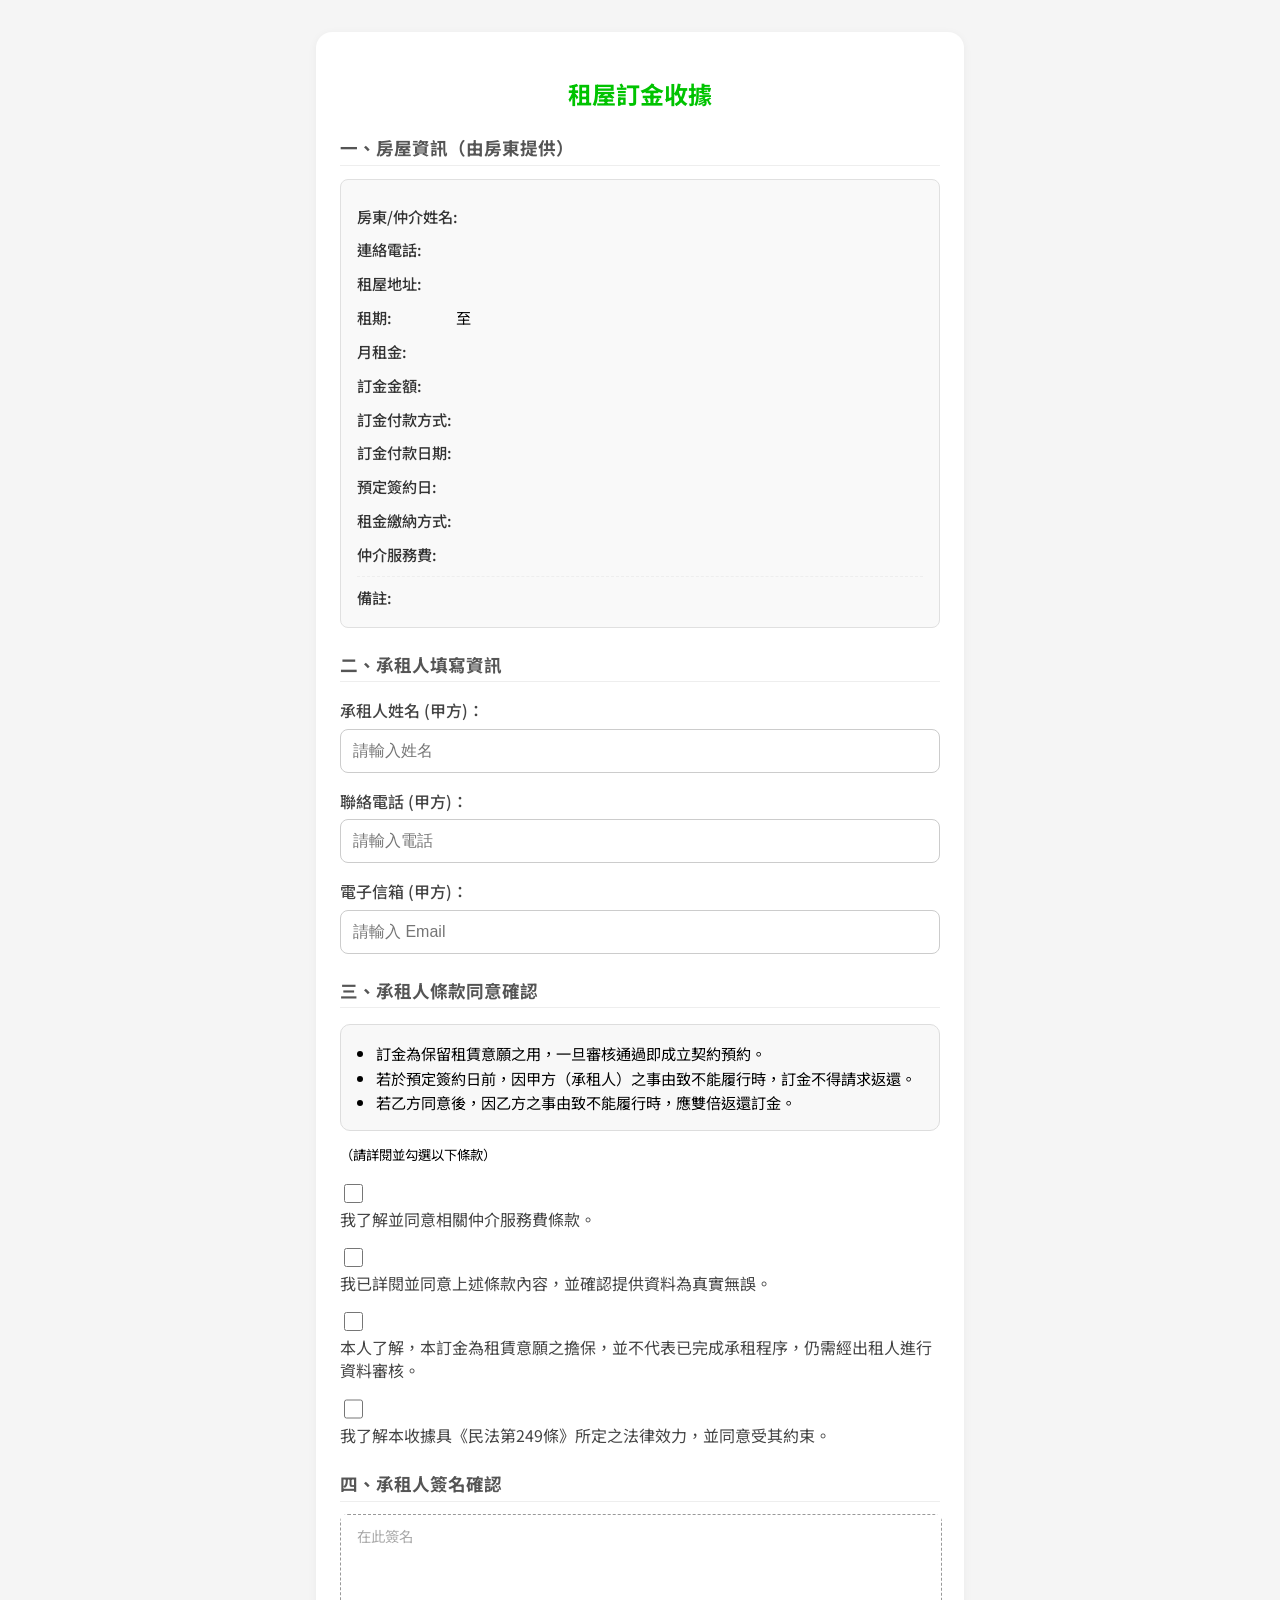
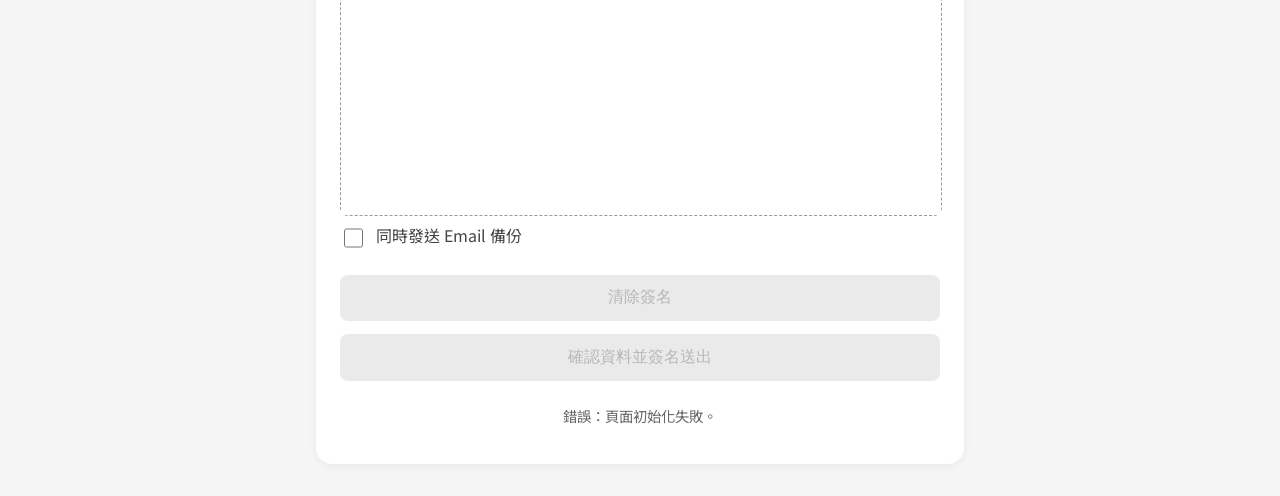
<file: index.html>
<!DOCTYPE html>
<html lang="zh-Hant">
<head>
    <meta charset="UTF-8">
    <meta name="viewport" content="width=device-width, initial-scale=1.0">
    <title>租屋訂金收據（簽署版 - 業主版面v2）</title>

    <link rel="preconnect" href="https://fonts.googleapis.com">
    <link rel="preconnect" href="https://fonts.gstatic.com" crossorigin>
    <link href="https://fonts.googleapis.com/css2?family=Noto+Sans+TC:wght@400;500;700&display=swap" rel="stylesheet">

    <link rel="stylesheet" href="style.css">
</head>
<body>
    <div class="container">
        <h2>租屋訂金收據</h2>

        <div class="section-title">一、房屋資訊（由房東提供）</div>
        <div class="display-info-section">
            <p><span class="display-label">房東/仲介姓名:</span> <span class="display-value" id="display_landlordName"></span></p>
            <p><span class="display-label">連絡電話:</span> <span class="display-value" id="display_landlordPhone"></span></p>
            <p><span class="display-label">租屋地址:</span> <span class="display-value" id="display_leaseAddress"></span></p>
            <p><span class="display-label">租期:</span> <span class="display-value" id="display_leaseStartDate"></span> 至 <span class="display-value" id="display_leaseEndDate"></span></p>
            <p><span class="display-label">月租金:</span> <span class="display-value" id="display_monthlyRent"></span></p>
             <p><span class="display-label">訂金金額:</span> <span class="display-value" id="display_depositAmount"></span></p>
             <p><span class="display-label">訂金付款方式:</span> <span class="display-value" id="display_depositPaymentMethod"></span></p>
             <p><span class="display-label">訂金付款日期:</span> <span class="display-value" id="display_depositPaymentDate"></span></p>
             <p><span class="display-label">預定簽約日:</span> <span class="display-value" id="display_expectedSigningDate"></span></p>
              <p><span class="display-label">租金繳納方式:</span> <span class="display-value" id="display_rentPaymentMethod"></span></p>
              <p><span class="display-label">仲介服務費:</span> <span class="display-value" id="display_brokerageFeeAmount"></span></p>
              <div class="remarks-display"><span class="display-label">備註:</span> <span id="display_remarks"></span></div>
        </div>

        <input type="hidden" id="landlordName">
        <input type="hidden" id="landlordPhone">
        <input type="hidden" id="leaseAddress">
        <input type="hidden" id="leaseStartDate">
        <input type="hidden" id="leaseEndDate">
        <input type="hidden" id="monthlyRent">
        <input type="hidden" id="depositAmount">
        <input type="hidden" id="rentPaymentMethod">
        <input type="hidden" id="depositPaymentMethod">
        <input type="hidden" id="depositPaymentDate">
        <input type="hidden" id="expectedSigningDate">
        <input type="hidden" id="brokerageFeeAmount">
        <input type="hidden" id="remarks">

        <div class="button-group" id="share-button-group" style="margin-top: 1rem; margin-bottom: 1.5rem; display: none;"> <button type="button" onclick="shareCurrentDataToLine()">轉發此預填連結給租客 ➜ LINE</button>
         </div>


        <form id="tenant-form">
            <div class="section-title">二、承租人填寫資訊</div>
            <div class="form-section">
                 <label for="tenantName">承租人姓名 (甲方)：</label>
                 <input type="text" id="tenantName" name="tenantName" placeholder="請輸入姓名" required>

                 <label for="tenantPhone">聯絡電話 (甲方)：</label>
                 <input type="tel" id="tenantPhone" name="tenantPhone" placeholder="請輸入電話" required>

                 <label for="tenantEmail">電子信箱 (甲方)：</label>
                 <input type="email" id="tenantEmail" name="tenantEmail" placeholder="請輸入 Email" required>
            </div>


            <div class="section-title">三、承租人條款同意確認</div>
            <div class="terms-section">
                <div class="clause-box">
                    <ul style="padding-left: 1.2rem; margin: 0; font-size: 0.95rem; line-height: 1.6;">
                        <li>訂金為保留租賃意願之用，一旦審核通過即成立契約預約。</li>
                        <li>若於預定簽約日前，因甲方（承租人）之事由致不能履行時，訂金不得請求返還。</li>
                        <li>若乙方同意後，因乙方之事由致不能履行時，應雙倍返還訂金。</li>
                    </ul>
                </div>
                <p style="font-size: smaller;">（請詳閱並勾選以下條款）</p>
                <div class="checkbox-group">
                    <div class="checkbox-item">
                        <input type="checkbox" id="term4-agree" name="term4-agree" required>
                        <label for="term4-agree">我了解並同意相關仲介服務費條款。</label>
                    </div>
                    <div class="checkbox-item">
                        <input type="checkbox" id="term5-agree" name="term5-agree" required>
                        <label for="term5-agree">我已詳閱並同意上述條款內容，並確認提供資料為真實無誤。</label>
                    </div>
                    <div class="checkbox-item">
                        <input type="checkbox" id="term6-agree" name="term6-agree" required>
                        <label for="term6-agree">本人了解，本訂金為租賃意願之擔保，並不代表已完成承租程序，仍需經出租人進行資料審核。</label>
                    </div>
                    <div class="checkbox-item">
                        <input type="checkbox" id="term7-agree" name="term7-agree" required>
                        <label for="term7-agree">我了解本收據具《民法第249條》所定之法律效力，並同意受其約束。</label>
                    </div>
                </div>
             </div>


            <div class="section-title">四、承租人簽名確認</div>
            <div style="position: relative; width: 100%; min-height: 150px;" class="signature-box">
                <span class="signature-placeholder" id="signature-placeholder" style="position: absolute; top: 10px; left: 16px; color: #aaa; font-size: 0.9rem; pointer-events: none; z-index: 1;">在此簽名</span>
                <canvas id="signature-pad" style="display: block; width: 100%; height: 100%; background-color: #fff;"></canvas>
            </div>


            <div class="checkbox-group" style="margin-top: 0.5rem;">
                <label><input type="checkbox" id="emailBackup"> 同時發送 Email 備份</label>
            </div>


            <div class="button-group">
                <button type="button" id="clear-button" style="background-color: #ccc; color: #333;">清除簽名</button>
                <button type="button" id="confirm-button">確認資料並簽名送出</button>
            </div>
            <p class="subtext" id="status-message">請填寫表單資訊並簽名確認。</p>

        </form>
    </div>

    <script src="https://static.line-scdn.net/liff/edge/2/sdk.js"></script>
    <script src="signature_pad.umd.min.js"></script>
    <script src="script.js"></script>

</body>
</html>
</file>
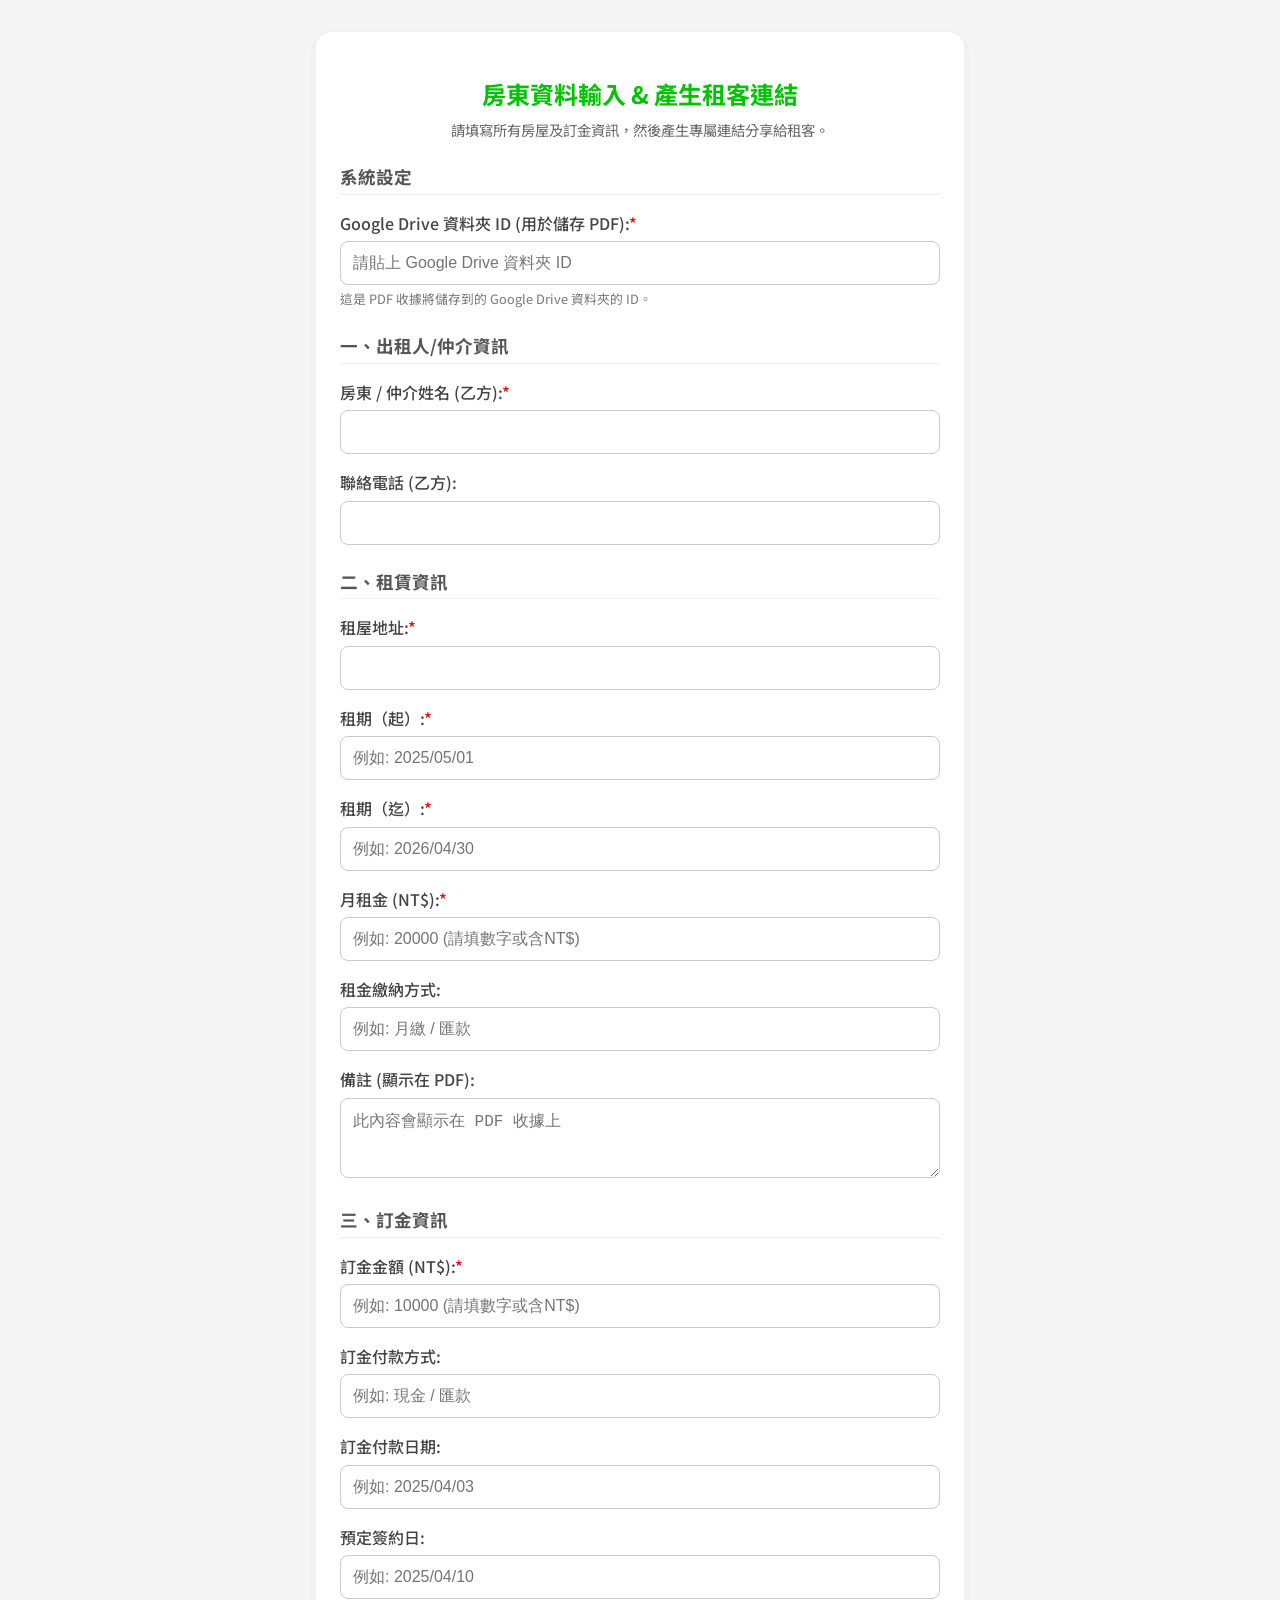
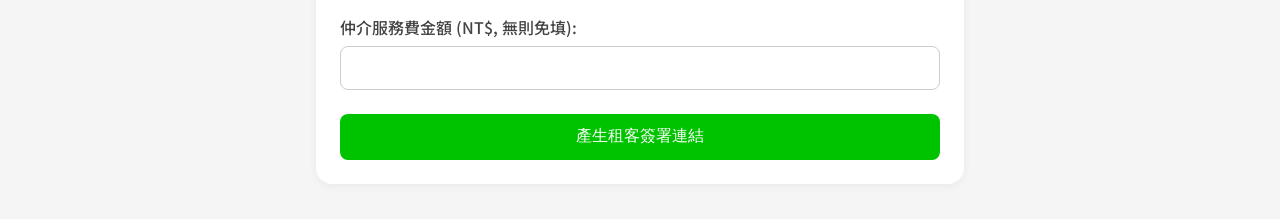
<file: landlord-input.html>
<!DOCTYPE html>
<html lang="zh-Hant">
<head>
    <meta charset="UTF-8">
    <meta name="viewport" content="width=device-width, initial-scale=1.0">
    <title>房東資料輸入 & 連結產生</title>

    <link rel="preconnect" href="https://fonts.googleapis.com">
    <link rel="preconnect" href="https://fonts.gstatic.com" crossorigin>
    <link href="https://fonts.googleapis.com/css2?family=Noto+Sans+TC:wght@400;500;700&display=swap" rel="stylesheet">

    <link rel="stylesheet" href="style.css">

    <style>
        #result-area {
            margin-top: 1.5rem;
            padding: 1rem;
            background-color: #e9f5e9; /* Light green background */
            border: 1px solid #c8e6c9;
            border-radius: 8px;
        }
        #generated-url {
            width: 100%;
            padding: 0.5rem;
            border: 1px solid #ccc;
            border-radius: 4px;
            font-size: 0.9rem;
            margin-bottom: 0.5rem;
            word-wrap: break-word; /* Wrap long URLs */
            background-color: #fff;
        }
        #result-area button {
            margin-right: 0.5rem;
            padding: 0.5rem 0.8rem; /* Smaller buttons */
            font-size: 0.9rem;
        }
        /* Hide result area initially */
        #result-area {
            display: none;
        }
    </style>
</head>
<body>
    <div class="container">
        <h2>房東資料輸入 & 產生租客連結</h2>
        <p class="subtext" style="margin-top:-0.5rem; margin-bottom:1.5rem;">請填寫所有房屋及訂金資訊，然後產生專屬連結分享給租客。</p>

        <form id="landlord-form">

            <div class="section-title">系統設定</div>
            <div class="form-section">
                <label for="pdfSaveFolderIdInput">Google Drive 資料夾 ID (用於儲存 PDF):<span style="color:red;">*</span></label>
                <input type="text" id="pdfSaveFolderIdInput" placeholder="請貼上 Google Drive 資料夾 ID" required>
                <small style="color:#777; font-size:0.8em;">這是 PDF 收據將儲存到的 Google Drive 資料夾的 ID。</small>
             </div>

            <div class="section-title">一、出租人/仲介資訊</div>
            <div class="form-section">
                <label for="landlordNameInput">房東 / 仲介姓名 (乙方):<span style="color:red;">*</span></label>
                <input type="text" id="landlordNameInput" required>

                <label for="landlordPhoneInput">聯絡電話 (乙方):</label>
                <input type="tel" id="landlordPhoneInput">
            </div>

            <div class="section-title">二、租賃資訊</div>
            <div class="form-section">
                <label for="leaseAddressInput">租屋地址:<span style="color:red;">*</span></label>
                <input type="text" id="leaseAddressInput" required>

                <label for="leaseStartDateInput">租期（起）:<span style="color:red;">*</span></label>
                <input type="text" id="leaseStartDateInput" placeholder="例如: 2025/05/01" required>

                <label for="leaseEndDateInput">租期（迄）:<span style="color:red;">*</span></label>
                <input type="text" id="leaseEndDateInput" placeholder="例如: 2026/04/30" required>

                <label for="monthlyRentInput">月租金 (NT$):<span style="color:red;">*</span></label>
                <input type="text" id="monthlyRentInput" placeholder="例如: 20000 (請填數字或含NT$)" required>

                 <label for="rentPaymentMethodInput">租金繳納方式:</label>
                 <input type="text" id="rentPaymentMethodInput" placeholder="例如: 月繳 / 匯款">

                 <label for="remarksInput">備註 (顯示在 PDF):</label>
                 <textarea id="remarksInput" rows="3" placeholder="此內容會顯示在 PDF 收據上"></textarea>
            </div>

             <div class="section-title">三、訂金資訊</div>
            <div class="form-section">
                 <label for="depositAmountInput">訂金金額 (NT$):<span style="color:red;">*</span></label>
                 <input type="text" id="depositAmountInput" placeholder="例如: 10000 (請填數字或含NT$)" required>

                 <label for="depositPaymentMethodInput">訂金付款方式:</label>
                 <input type="text" id="depositPaymentMethodInput" placeholder="例如: 現金 / 匯款">

                 <label for="depositPaymentDateInput">訂金付款日期:</label>
                 <input type="text" id="depositPaymentDateInput" placeholder="例如: 2025/04/03">

                 <label for="expectedSigningDateInput">預定簽約日:</label>
                 <input type="text" id="expectedSigningDateInput" placeholder="例如: 2025/04/10">

                 <label for="brokerageFeeAmountInput">仲介服務費金額 (NT$, 無則免填):</label>
                 <input type="number" id="brokerageFeeAmountInput" inputmode="numeric" pattern="[0-9]*">
            </div>

            <div class="button-group">
                <button type="button" id="generate-button">產生租客簽署連結</button>
            </div>
        </form>

        <div id="result-area">
            <h4>產生的連結：</h4>
            <textarea id="generated-url" rows="4" readonly></textarea>
            <button type="button" id="copy-button">複製連結</button>
            <button type="button" id="share-generated-button">用 LINE 分享</button>
            <p style="font-size:0.85em; color:#555; margin-top:0.5rem;">請複製此連結或透過 LINE 分享給您的租客進行簽署。</p>
        </div>

    </div><script src="landlord-script.js"></script>
</body>
</html>
</file>
<file: style.css>
/* Styles extracted from landlord's HTML, plus additions */
body {
  font-family: 'Noto Sans TC', sans-serif;
  background-color: #f5f5f5;
  margin: 0;
  padding: 1rem;
}
.container {
  background: #fff;
  border-radius: 16px;
  box-shadow: 0 2px 10px rgba(0, 0, 0, 0.05);
  padding: 1.5rem;
  max-width: 600px;
  margin: 1rem auto;
}
h2 {
  color: #00C300;
  font-size: 1.5rem;
  margin-bottom: 1rem;
  text-align: center;
}
.section-title {
  font-weight: bold;
  margin-top: 1.5rem;
  margin-bottom: 0.8rem;
  font-size: 1.1rem;
  color: #555;
  border-bottom: 1px solid #eee;
  padding-bottom: 0.3rem;
}
label {
  display: block;
  margin-top: 1rem;
  margin-bottom: 0.3rem;
  font-weight: 500;
  color: #444;
}
input[type="text"],
input[type="tel"],
input[type="email"],
input[type="number"],
textarea {
  width: 100%;
  padding: 0.75rem;
  margin-top: 0.1rem;
  border: 1px solid #ccc;
  border-radius: 8px;
  box-sizing: border-box;
  font-size: 1rem;
}
/* Style for the hidden inputs */
input[type="hidden"] {
    display: none; /* They are not visible */
}
/* Style for the display area where landlord info is shown */
.display-info-section {
    background-color: #f9f9f9; /* Light background to differentiate */
    border: 1px solid #e0e0e0; /* Softer border */
    border-radius: 8px;
    padding: 1rem; /* More padding */
    margin-bottom: 1rem;
    font-size: 0.95rem;
    line-height: 1.7; /* Improved readability */
}
.display-info-section p {
    margin: 0.5rem 0; /* Consistent spacing */
    display: flex;
    flex-wrap: wrap;
    align-items: baseline; /* Align text baseline */
}
.display-label {
    font-weight: 500;
    color: #333;
    margin-right: 0.6em; /* Space after label */
    flex-shrink: 0;
    min-width: 90px; /* Minimum width for labels */
}
.display-value {
    color: #444; /* Slightly lighter than label */
}
/* Style for remarks display area */
.remarks-display {
    margin-top: 0.5rem;
    padding-top: 0.5rem;
    border-top: 1px dashed #eee; /* Separator for remarks */
}
.remarks-display span {
     display: block; /* Label and value on separate lines */
}
.remarks-display .display-value {
    margin-top: 0.2em;
    white-space: pre-wrap; /* Preserve line breaks in remarks */
}

/* Signature Box styles */
.signature-box {
  border: 1px dashed #999;
  border-radius: 8px;
  margin-top: 0.5rem;
  background-color: #fff;
  touch-action: none;
}
.clause-box {
  background-color: #f8f8f8;
  border: 1px solid #ddd;
  padding: 1rem;
  border-radius: 10px;
  margin-top: 1rem;
}
.checkbox-group {
  margin-top: 1rem;
  text-align: left;
}
.checkbox-group label {
  display: flex;
  align-items: flex-start;
  gap: 0.6rem;
  justify-content: flex-start;
  line-height: 1.45;
  margin-bottom: 0.8rem;
  word-break: break-word;
  white-space: normal;
  font-weight: normal;
  margin-top: 0;
  cursor: pointer;
}
.checkbox-item {
    margin-bottom: 0.5rem;
}
.checkbox-group input[type="checkbox"] {
  flex-shrink: 0;
  margin-top: 0.25rem;
  width: 1.2rem;
  height: 1.2rem;
  cursor: pointer;
  accent-color: #00C300;
}
.button-group {
  margin-top: 1.5rem;
  display: flex;
  gap: 0.8rem;
  flex-direction: column;
}
button {
  padding: 0.8rem 1rem;
  background-color: #00C300;
  color: white;
  font-size: 1rem;
  border: none;
  border-radius: 8px;
  cursor: pointer;
  transition: background-color 0.2s ease, opacity 0.2s ease; /* Added opacity transition */
  font-weight: 500;
}
button:hover:not(:disabled) {
  background-color: #00a800;
}
button:disabled {
    background-color: #ddd !important; /* Ensure override */
    color: #888 !important;
    cursor: not-allowed !important;
    opacity: 0.6; /* Dim disabled buttons */
}
#clear-button {
    background-color: #ccc;
    color: #333;
}
#clear-button:hover:not(:disabled) {
    background-color: #bbb;
}
.subtext {
  font-size: 0.9rem;
  color: #666;
  margin-top: 1.5rem;
  text-align: center;
}
hr.thin-hr {
    border: none;
    border-top: 1px solid #eee;
    margin: 1rem 0;
}
.signature-pad-container {
    margin-bottom: 1rem;
}
/* Placeholder is handled by inline style in HTML */
</file>
